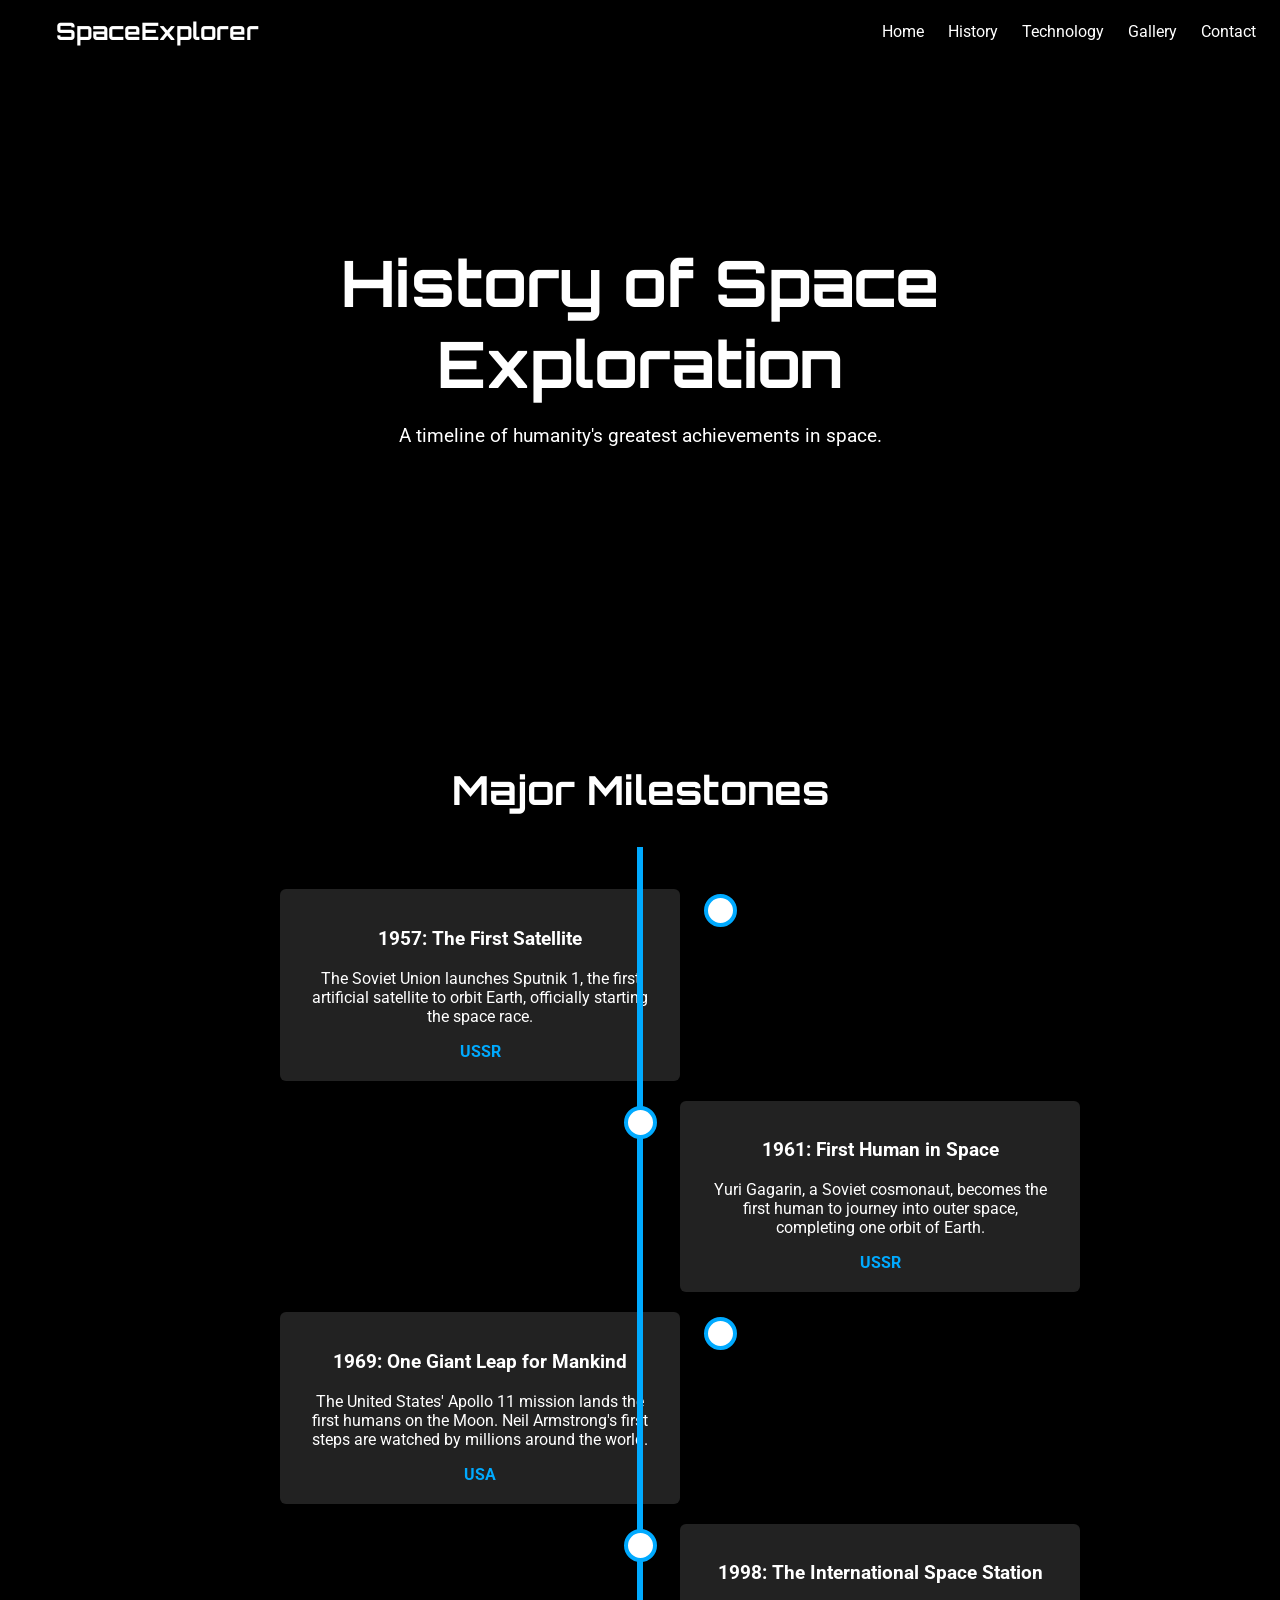
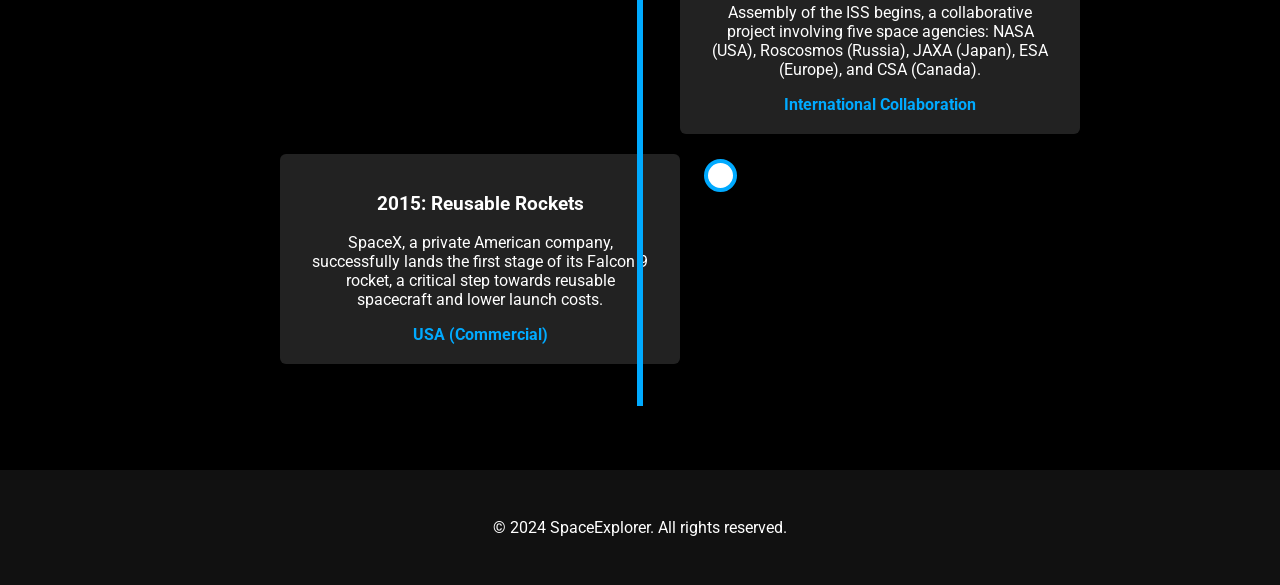
<file: history.html>
<!DOCTYPE html>
<html lang="en">
<head>
    <meta charset="UTF-8">
    <meta name="viewport" content="width=device-width, initial-scale=1.0">
    <title>History of Space Exploration</title>
    <link rel="stylesheet" href="style.css">
    <link href="https://fonts.googleapis.com/css2?family=Orbitron:wght@400;700&family=Roboto:wght@300;400&display=swap" rel="stylesheet">
</head>
<body>
    <header>
        <nav>
            <div class="logo">SpaceExplorer</div>
            <ul>
                <li><a href="index.html#hero">Home</a></li>
                <li><a href="history.html">History</a></li>
                <li><a href="technology.html">Technology</a></li>
                <li><a href="index.html#gallery">Gallery</a></li>
                <li><a href="index.html#contact">Contact</a></li>
            </ul>
        </nav>
    </header>

    <main>
        <section id="history-hero" style="background-image: url('https://images.unsplash.com/photo-1517976487-15185991561f?q=80&w=2070&auto=format&fit=crop&ixlib=rb-4.0.3&ixid=M3wxMjA3fDB8MHxwaG90by1wYWdlfHx8fGVufDB8fHx8fA%3D%3D'); height: 60vh; background-size: cover; background-position: center; display: flex; align-items: center; justify-content: center; text-align: center;">
            <div class="hero-content">
                <h1>History of Space Exploration</h1>
                <p>A timeline of humanity's greatest achievements in space.</p>
            </div>
        </section>

        <section id="timeline">
            <h2>Major Milestones</h2>
            <div class="timeline-container">
                <div class="timeline-item">
                    <div class="timeline-content">
                        <h3>1957: The First Satellite</h3>
                        <p>The Soviet Union launches Sputnik 1, the first artificial satellite to orbit Earth, officially starting the space race.</p>
                        <span class="country">USSR</span>
                    </div>
                </div>
                <div class="timeline-item">
                    <div class="timeline-content">
                        <h3>1961: First Human in Space</h3>
                        <p>Yuri Gagarin, a Soviet cosmonaut, becomes the first human to journey into outer space, completing one orbit of Earth.</p>
                        <span class="country">USSR</span>
                    </div>
                </div>
                <div class="timeline-item">
                    <div class="timeline-content">
                        <h3>1969: One Giant Leap for Mankind</h3>
                        <p>The United States' Apollo 11 mission lands the first humans on the Moon. Neil Armstrong's first steps are watched by millions around the world.</p>
                        <span class="country">USA</span>
                    </div>
                </div>
                <div class="timeline-item">
                    <div class="timeline-content">
                        <h3>1998: The International Space Station</h3>
                        <p>Assembly of the ISS begins, a collaborative project involving five space agencies: NASA (USA), Roscosmos (Russia), JAXA (Japan), ESA (Europe), and CSA (Canada).</p>
                        <span class="country">International Collaboration</span>
                    </div>
                </div>
                <div class="timeline-item">
                    <div class="timeline-content">
                        <h3>2015: Reusable Rockets</h3>
                        <p>SpaceX, a private American company, successfully lands the first stage of its Falcon 9 rocket, a critical step towards reusable spacecraft and lower launch costs.</p>
                        <span class="country">USA (Commercial)</span>
                    </div>
                </div>
            </div>
        </section>
    </main>

    <footer>
        <p>&copy; 2024 SpaceExplorer. All rights reserved.</p>
    </footer>

</body>
</html>
<style>
.timeline-container {
    position: relative;
    max-width: 800px;
    margin: 0 auto;
    padding: 2rem 0;
}
.timeline-container::after {
    content: '';
    position: absolute;
    width: 6px;
    background-color: #00aaff;
    top: 0;
    bottom: 0;
    left: 50%;
    margin-left: -3px;
}
.timeline-item {
    padding: 10px 40px;
    position: relative;
    background-color: inherit;
    width: 50%;
}
.timeline-item:nth-child(odd) {
    left: 0;
}
.timeline-item:nth-child(even) {
    left: 50%;
}
.timeline-item::after {
    content: '';
    position: absolute;
    width: 25px;
    height: 25px;
    right: -17px;
    background-color: white;
    border: 4px solid #00aaff;
    top: 15px;
    border-radius: 50%;
    z-index: 1;
}
.timeline-item:nth-child(even)::after {
    left: -16px;
}
.timeline-content {
    padding: 20px 30px;
    background-color: #222;
    position: relative;
    border-radius: 6px;
}
.timeline-content .country {
    font-weight: bold;
    color: #00aaff;
}
</style>
</file>
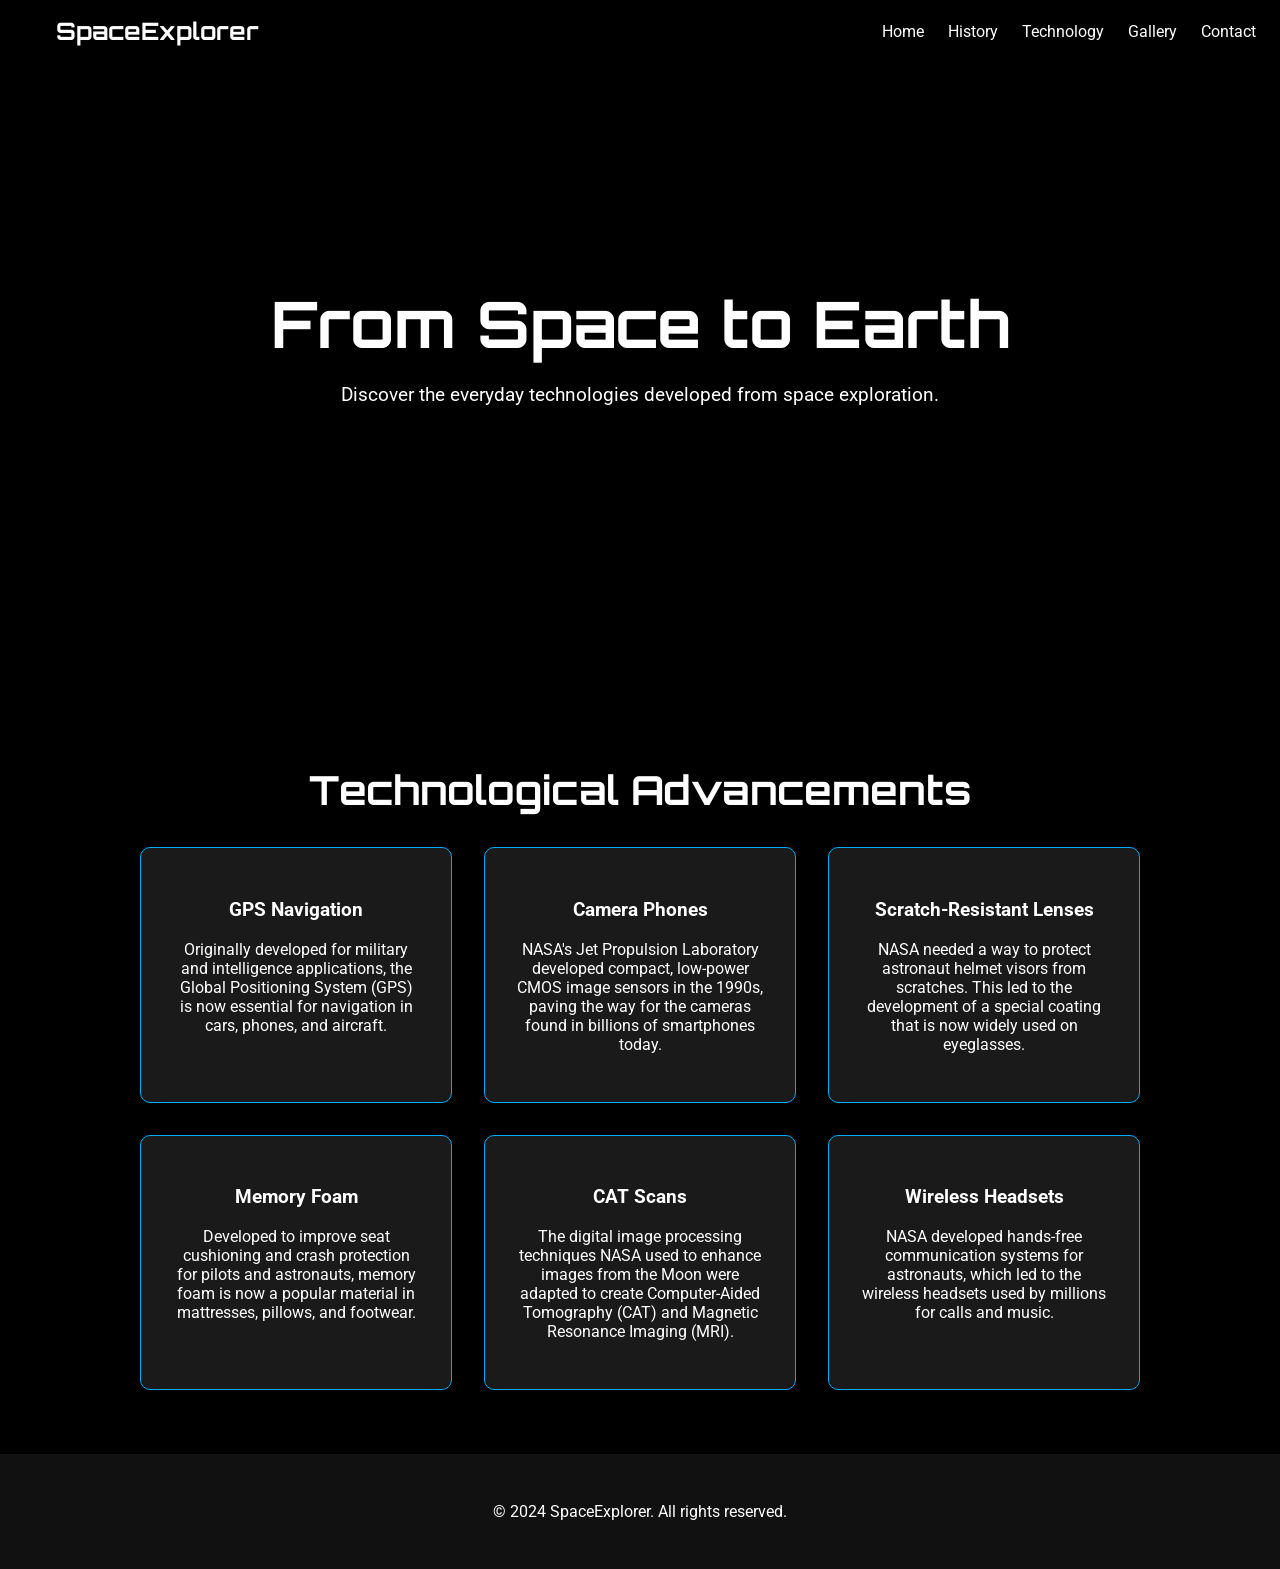
<file: technology.html>
<!DOCTYPE html>
<html lang="en">
<head>
    <meta charset="UTF-8">
    <meta name="viewport" content="width=device-width, initial-scale=1.0">
    <title>Space Technology Spinoffs</title>
    <link rel="stylesheet" href="style.css">
    <link href="https://fonts.googleapis.com/css2?family=Orbitron:wght@400;700&family=Roboto:wght@300;400&display=swap" rel="stylesheet">
</head>
<body>
    <header>
        <nav>
            <div class="logo">SpaceExplorer</div>
            <ul>
                <li><a href="index.html#hero">Home</a></li>
                <li><a href="history.html">History</a></li>
                <li><a href="technology.html">Technology</a></li>
                <li><a href="index.html#gallery">Gallery</a></li>
                <li><a href="index.html#contact">Contact</a></li>
            </ul>
        </nav>
    </header>

    <main>
        <section id="tech-hero" style="background-image: url('https://images.unsplash.com/photo-1579548122026-671d1887a415?q=80&w=1974&auto=format&fit=crop&ixlib=rb-4.0.3&ixid=M3wxMjA3fDB8MHxwaG90by1wYWdlfHx8fGVufDB8fHx8fA%3D%3D'); height: 60vh; background-size: cover; background-position: center; display: flex; align-items: center; justify-content: center; text-align: center;">
            <div class="hero-content">
                <h1>From Space to Earth</h1>
                <p>Discover the everyday technologies developed from space exploration.</p>
            </div>
        </section>

        <section id="tech-grid">
            <h2>Technological Advancements</h2>
            <div class="grid-container">
                <div class="grid-item">
                    <h3>GPS Navigation</h3>
                    <p>Originally developed for military and intelligence applications, the Global Positioning System (GPS) is now essential for navigation in cars, phones, and aircraft.</p>
                </div>
                <div class="grid-item">
                    <h3>Camera Phones</h3>
                    <p>NASA's Jet Propulsion Laboratory developed compact, low-power CMOS image sensors in the 1990s, paving the way for the cameras found in billions of smartphones today.</p>
                </div>
                <div class="grid-item">
                    <h3>Scratch-Resistant Lenses</h3>
                    <p>NASA needed a way to protect astronaut helmet visors from scratches. This led to the development of a special coating that is now widely used on eyeglasses.</p>
                </div>
                <div class="grid-item">
                    <h3>Memory Foam</h3>
                    <p>Developed to improve seat cushioning and crash protection for pilots and astronauts, memory foam is now a popular material in mattresses, pillows, and footwear.</p>
                </div>
                <div class="grid-item">
                    <h3>CAT Scans</h3>
                    <p>The digital image processing techniques NASA used to enhance images from the Moon were adapted to create Computer-Aided Tomography (CAT) and Magnetic Resonance Imaging (MRI).</p>
                </div>
                <div class="grid-item">
                    <h3>Wireless Headsets</h3>
                    <p>NASA developed hands-free communication systems for astronauts, which led to the wireless headsets used by millions for calls and music.</p>
                </div>
            </div>
        </section>
    </main>

    <footer>
        <p>&copy; 2024 SpaceExplorer. All rights reserved.</p>
    </footer>

</body>
</html>
<style>
.grid-container {
    display: grid;
    grid-template-columns: repeat(auto-fit, minmax(300px, 1fr));
    gap: 2rem;
    max-width: 1200px;
    margin: 0 auto;
}
.grid-item {
    background-color: #1a1a1a;
    padding: 2rem;
    border-radius: 10px;
    border: 1px solid #00aaff;
}
</style>
</file>
<file: style.css>
body {
    font-family: 'Roboto', sans-serif;
    margin: 0;
    padding: 0;
    background-color: #000;
    color: #fff;
}

header {
    background-color: rgba(0, 0, 0, 0.7);
    padding: 1rem;
    position: fixed;
    width: 100%;
    z-index: 1000;
}

nav {
    display: flex;
    justify-content: space-between;
    align-items: center;
    max-width: 1200px;
    margin: 0 auto;
}

.logo {
    font-family: 'Orbitron', sans-serif;
    font-size: 1.5rem;
    font-weight: 700;
}

nav ul {
    list-style: none;
    display: flex;
    gap: 1.5rem;
    margin: 0;
    padding: 0;
}

nav a {
    color: #fff;
    text-decoration: none;
    font-weight: 400;
    transition: color 0.3s;
}

nav a:hover {
    color: #00aaff;
}

#hero {
    background-image: url('https://images.unsplash.com/photo-1454789548928-9efd52dc4031?q=80&w=1980&auto=format&fit=crop&ixlib=rb-4.0.3&ixid=M3wxMjA3fDB8MHxwaG90by1wYWdlfHx8fGVufDB8fHx8fA%3D%3D');
    height: 100vh;
    background-size: cover;
    background-position: center;
    display: flex;
    align-items: center;
    justify-content: center;
    text-align: center;
}

.hero-content {
    background-color: rgba(0, 0, 0, 0.5);
    padding: 2rem;
    border-radius: 10px;
}

.hero-content h1 {
    font-family: 'Orbitron', sans-serif;
    font-size: 4rem;
    margin-bottom: 1rem;
}

.hero-content p {
    font-size: 1.2rem;
    margin-bottom: 2rem;
}

.cta-button {
    background-color: #00aaff;
    color: #fff;
    padding: 1rem 2rem;
    text-decoration: none;
    border-radius: 5px;
    font-weight: 700;
    transition: background-color 0.3s;
}

.cta-button:hover {
    background-color: #0088cc;
}

main section {
    padding: 4rem 2rem;
    max-width: 1000px;
    margin: 0 auto;
    text-align: center;
}

h2 {
    font-family: 'Orbitron', sans-serif;
    font-size: 2.5rem;
    margin-bottom: 2rem;
}

#gallery .gallery-grid {
    display: grid;
    grid-template-columns: repeat(auto-fit, minmax(250px, 1fr));
    gap: 1.5rem;
}

.gallery-item img {
    width: 100%;
    height: 100%;
    object-fit: cover;
    border-radius: 5px;
    transition: transform 0.3s, box-shadow 0.3s;
}

.gallery-item img:hover {
    transform: scale(1.05);
    box-shadow: 0 0 15px rgba(0, 170, 255, 0.7);
}

#contact form {
    display: flex;
    flex-direction: column;
    gap: 1rem;
    max-width: 600px;
    margin: 0 auto;
}

#contact input, #contact textarea {
    padding: 1rem;
    border-radius: 5px;
    border: 1px solid #555;
    background-color: #222;
    color: #fff;
    font-family: 'Roboto', sans-serif;
}

#contact button {
    background-color: #00aaff;
    color: #fff;
    padding: 1rem;
    border: none;
    border-radius: 5px;
    cursor: pointer;
    font-weight: 700;
    transition: background-color 0.3s;
}

#contact button:hover {
    background-color: #0088cc;
}

footer {
    text-align: center;
    padding: 2rem 1rem;
    background-color: #111;
}
</file>
